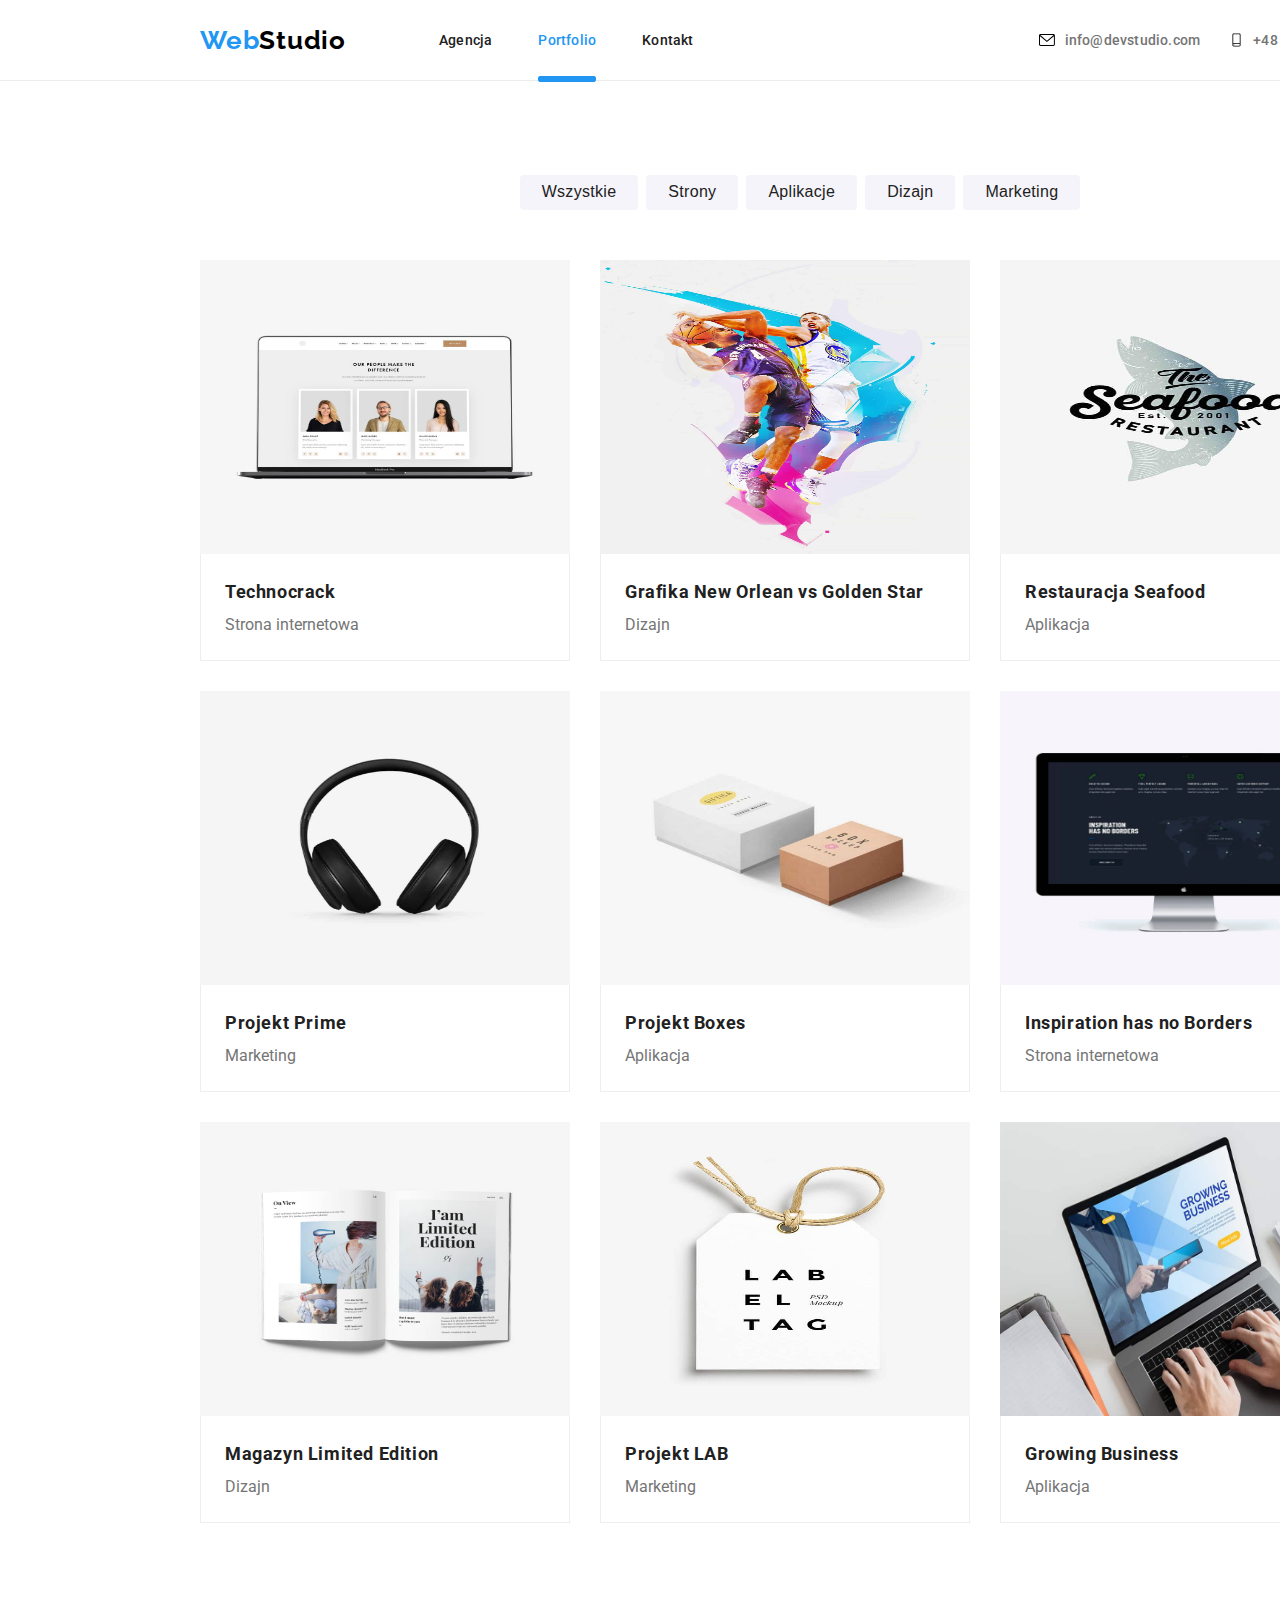
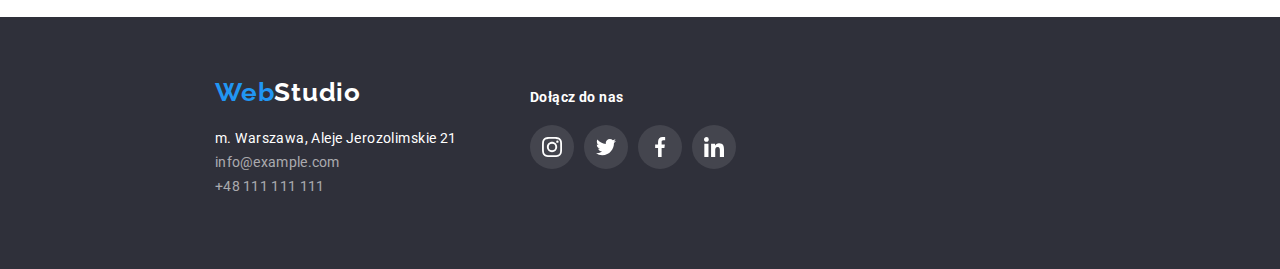
<file: portfolio.html>
<!DOCTYPE html>
<html lang="en">
  <head>
    <meta charset="UTF-8" />
    <meta http-equiv="X-UA-Compatible" content="IE=edge" />
    <meta name="viewport" content="width=device-width, initial-scale=1.0" />
    <link rel="preconnect" href="https://fonts.googleapis.com" />
    <link rel="preconnect" href="https://fonts.gstatic.com" crossorigin />
    <link
      href="https://fonts.googleapis.com/css2?family=Raleway:wght@700&family=Roboto:wght@400;500;700;900&display=swap"
      rel="stylesheet"
    />
    <link
      rel="stylesheet"
      href="https://cdnjs.cloudflare.com/ajax/libs/modern-normalize/1.1.0/modern-normalize.min.css"
      integrity="sha512-wpPYUAdjBVSE4KJnH1VR1HeZfpl1ub8YT/NKx4PuQ5NmX2tKuGu6U/JRp5y+Y8XG2tV+wKQpNHVUX03MfMFn9Q=="
      crossorigin="anonymous"
      referrerpolicy="no-referrer"
    />
    <link rel="stylesheet" href="css/style.css" />
    <title>Document</title>
  </head>
  <body>
    <header>
      <div class="container">
        <div class="header">
          <a class="link logo" href="/goit-markup-hw-05/"
            ><span class="logo-first">Web</span>
            <span class="logo-secondary">Studio</span></a
          >
          <nav class="navigation">
            <ul class="header1">
              <li class="agencja">
                <a class="link" href="/goit-markup-hw-05/index.html"
                  >Agencja</a
                >
              </li>
              <li class="portfolio"><div class="now">
                <a
                  class="link now-1"
                  href="/goit-markup-hw-05/portfolio.html"
                  >Portfolio</a
                ></div>
              </li>
              <li class="kontakt"><a class="link" href="#">Kontakt</a></li>
            </ul>
          </nav>
          <ul class="contact-nav header2">
            <li class="mail">
              <a
                class="link-addres icon-mail"
                href="mailto:info@devstudio.com"
                ><svg width="16px" height="12px">
                  <use href="images/icons.svg#icon-envelope-1"></use>
                </svg>
                info@devstudio.com</a
              >
            </li>
            <li>
              <a class="link-addres icon-mail" href="tel:+48111111111">
                <svg width="13px" height="16px">
                  <use href="images/icons.svg#icon-smartphone"></use>
                </svg>
                +48 111 111 111</a
              >
            </li>
          </ul>
        </div>
      </div>
    </header>
    <main>
      <section class="section">
        <div class="container">
          <ul class="buttons">
            <li class="all">
              <button class="button" type="button">Wszystkie</button>
            </li>
            <li class="all">
              <button class="button" type="button">Strony</button>
            </li>
            <li class="all">
              <button class="button" type="button">Aplikacje</button>
            </li>
            <li class="all">
              <button class="button" type="button">Dizajn</button>
            </li>
            <li><button class="button" type="button">Marketing</button></li>
          </ul>
          <ul class="product-list">
            <li>
              <div class="product-img">
                <div class="product-bgn">
                <img
                  src="images/img-p1.jpg"
                  alt="Zdjęcie ekranu laptopa z trzema członkami zespołu"
                  width="370"
                  height="294"
                />
                <p class="product-description">Technocrack jest popularną platformą wykorzystywaną do rozpowszechniania koronawirusa. Firmy wykorzystują tę platformę do celów szpiegowskich i ataków na niezabezpieczone serwery konkurencji</p>
                </div>
                <div class="project">
                  <h3 class="definition-project">Technocrack</h3>
                  <p class="description-project">Strona internetowa</p>
                </div>
              </div>
            </li>
            <li>
              <div class="product-img"> <div class="product-bgn">
                <img
                  src="images/img-p2.jpg"
                  alt="Dwóch koszykarzy podczas akcji jeden z new orleans drugi z golden stars"
                  width="370"
                  height="294"
                /><p class="product-description">Technocrack jest popularną platformą wykorzystywaną do rozpowszechniania koronawirusa. Firmy wykorzystują tę platformę do celów szpiegowskich i ataków na niezabezpieczone serwery konkurencji</p>
                </div>
                <div class="project">
                  <h3 class="definition-project">
                    Grafika New Orlean vs Golden Star
                  </h3>
                  <p class="description-project">Dizajn</p>
                </div>
              </div>
            </li>
            <li>
              <div class="product-img">
                 <div class="product-bgn">
                <img
                  src="images/img-p3.jpg"
                  alt="Logo restauracji Seafood"
                  width="370"
                  height="294"
                /><p class="product-description">Technocrack jest popularną platformą wykorzystywaną do rozpowszechniania koronawirusa. Firmy wykorzystują tę platformę do celów szpiegowskich i ataków na niezabezpieczone serwery konkurencji</p>
                </div>
                <div class="project">
                  <h3 class="definition-project">Restauracja Seafood</h3>
                  <p class="description-project">Aplikacja</p>
                </div>
              </div>
            </li>
            <li>
              <div class="product-img"> <div class="product-bgn">
                <img
                  src="images/img-p4.jpg"
                  alt="zdjęcie czarnych słuchawek nausznych"
                  width="370"
                  height="294"
                /><p class="product-description">Technocrack jest popularną platformą wykorzystywaną do rozpowszechniania koronawirusa. Firmy wykorzystują tę platformę do celów szpiegowskich i ataków na niezabezpieczone serwery konkurencji</p>
                </div>
                <div class="project">
                  <h3 class="definition-project">Projekt Prime</h3>
                  <p class="description-project">Marketing</p>
                </div>
              </div>
            </li>
            <li>
              <div class="product-img"> <div class="product-bgn">
                <img
                  src="images/img-p5.jpg"
                  alt="Zdjęcie dwóch pudełek jedno większe drugie mniejsze "
                  width="370"
                  height="294"
                /><p class="product-description">Technocrack jest popularną platformą wykorzystywaną do rozpowszechniania koronawirusa. Firmy wykorzystują tę platformę do celów szpiegowskich i ataków na niezabezpieczone serwery konkurencji</p>
                </div>
                <div class="project">
                  <h3 class="definition-project">Projekt Boxes</h3>
                  <p class="description-project">Aplikacja</p>
                </div>
              </div>
            </li>
            <li>
              <div class="product-img"> <div class="product-bgn">
                <img
                  src="images/img-p6.jpg"
                  alt="Zdjęcie monitora z mapą świata"
                  width="370"
                  height="294"
                /><p class="product-description">Technocrack jest popularną platformą wykorzystywaną do rozpowszechniania koronawirusa. Firmy wykorzystują tę platformę do celów szpiegowskich i ataków na niezabezpieczone serwery konkurencji</p>
                </div>
                <div class="project">
                  <h3 class="definition-project">Inspiration has no Borders</h3>
                  <p class="description-project">Strona internetowa</p>
                </div>
              </div>
            </li>
            <li>
              <div class="product-img"> <div class="product-bgn">
                <img
                  src="images/img-p7.jpg"
                  alt="Strona magazynu Limited Edition"
                  width="370"
                  height="294"
                /><p class="product-description">Technocrack jest popularną platformą wykorzystywaną do rozpowszechniania koronawirusa. Firmy wykorzystują tę platformę do celów szpiegowskich i ataków na niezabezpieczone serwery konkurencji</p>
                </div>
                <div class="project">
                  <h3 class="definition-project">Magazyn Limited Edition</h3>
                  <p class="description-project">Dizajn</p>
                </div>
              </div>
            </li>
            <li>
              <div class="product-img"> <div class="product-bgn">
                <img
                  src="images/img-p8.jpg"
                  alt="metka projektu Lab"
                  width="370"
                  height="294"
                /><p class="product-description">Technocrack jest popularną platformą wykorzystywaną do rozpowszechniania koronawirusa. Firmy wykorzystują tę platformę do celów szpiegowskich i ataków na niezabezpieczone serwery konkurencji</p>
                </div>
                <div class="project">
                  <h3 class="definition-project">Projekt LAB</h3>
                  <p class="description-project">Marketing</p>
                </div>
              </div>
            </li>
            <li>
              <div class="product-img"> <div class="product-bgn">
                <img
                  src="images/img-p9.jpg"
                  alt="Osoba pisze na laptopie z napisem Growing Business"
                  width="370"
                  height="294"
                /><p class="product-description">Technocrack jest popularną platformą wykorzystywaną do rozpowszechniania koronawirusa. Firmy wykorzystują tę platformę do celów szpiegowskich i ataków na niezabezpieczone serwery konkurencji</p>
                </div>
                <div class="project">
                  <h3 class="definition-project">Growing Business</h3>
                  <p class="description-project">Aplikacja</p>
                </div>
              </div>
            </li>
          </ul>
        </div>
      </section>
    </main>
    <footer>
      <div class="container footer">
        <div class="footer-addres">
          <a class="link logo logo-footer" href="/goit-markup-hw-05/index.html"
            ><span class="logo-first">Web</span>
            <span class="logo-three">Studio</span></a
          >
          <address class="address">
            <ul>
              <li class="adress">
                <a
                  class="link-maps-footer"
                  href="https://goo.gl/maps/fLmyk69SCmsMV5tU6"
                  target="_blank"
                  >m. Warszawa, Aleje Jerozolimskie 21</a
                >
              </li>
              <li class="adress">
                <a class="link-addres-footer" href="mailto:info@example.com"
                  >info@example.com</a
                >
              </li>
              <li class="adress">
                <a class="link-addres-footer tel" href="tel:+48111111111"
                  >+48 111 111 111</a
                >
              </li>
            </ul>
          </address>
        </div>
        <div>
          <h3 class="come-to-us-head">Dołącz do nas</h3>
          <ul class="icons-list-footer">
            <li>
              <a href="" class="social-icon-footer">
                <svg width="20px" height="20px">
                  <use href=images/icons.svg#icon-instagram-2></use>
                </svg>
              </a>
            </li>
            <li>
              <a href="" class="social-icon-footer">
                <svg width="20px" height="20px">
                  <use href="images/icons.svg#icon-twitter-1"></use>
                </svg>
              </a>
            </li>
            <li>
              <a href="" class="social-icon-footer">
                <svg width="20px" height="20px">
                  <use href="images/icons.svg#icon-facebook-1"></use>
                </svg>
              </a>
            </li>
            <li>
              <a href="" class="social-icon-footer">
                <svg width="20px" height="20px">
                  <use href="images/icons.svg#icon-linkedin-1"></use>
                </svg>
              </a>
            </li>
          </ul>
        </div>
      </div>
    </footer>
  </body>
</html>
</file>
<file: css/style.css>
:root {
  --brand-color: #212121;
  --active-color: #2196f3;
  --description-color: #757575;
}

body {
  font-family: "Roboto", "sans-serif";
  color: var(--brand-color);
  width: 1600px;
  margin: 0 auto;
}
* {
  padding: 0;
  margin: 0;
}
.container {
  margin: 0 auto;
  max-width: 1200px;
  width: 100%;
  padding: 0 15px;
}
.link {
  color: var(--brand-color);
  border: none;
  line-height: 1.17;
  display: flex;

}
.button {
  color: var(--brand-color);
  border: none;
  background-color: #f5f4fa;
  cursor: pointer;
  font-weight: 500;
  line-height: 1.39;
  letter-spacing: 0.3px;
  font-size: 16px;
  padding: 6px 22px 6px 22px;
  border-bottom-left-radius: 4px;
  border-bottom-right-radius: 4px;
  border-top-left-radius: 4px;
  border-top-right-radius: 4px;
}
.link-addres {
  display: flex;
  align-items: center;
  color: var(--description-color);
  line-height: 1.17;
}

.link-addres-footer {
  color: rgba(255, 255, 255, 0.6);
  font-size: 14px;
  line-height: 1.71;
  letter-spacing: 0.3px;
}
.link-maps-footer {
  color: #ffffff;
  font-size: 14px;
  line-height: 1.71;
  letter-spacing: 0.03em;
}
.button:hover,
.button:focus {
  background-color: var(--active-color);
  color: #ffffff;
  border: none;
  box-shadow: 0px 2px 2px rgba(0, 0, 0, 0.12), 0px 1px 2px rgba(0, 0, 0, 0.08);
  0px 3px 1px rgba(0, 0, 0, 0.1);
  transition-duration: 250ms;
  transition-timing-function: cubic-bezier(0.4, 0, 0.2, 1);
}

.link:hover,
.link:focus,
.link-addres:hover,
.link-addres:focus,
.link-addres-footer:hover,
.link-addres-footer:focus,
.link-maps-footer:hover,
.link-maps-footer:focus {
  color: var(--active-color);
  transition-duration: 250ms;
  transition-timing-function: cubic-bezier(0.4, 0, 0.2, 1);
}
.now::after{
  content: "";
  position: absolute;
  width: 56px;
  height: 4px;
  border: 1px solid rgba(33, 150, 243, 1);
  border-radius: 2px;
  background-color: var(--active-color);
  margin-top: 28px;
}
.now-1{
  color: var(--active-color);
}
a {
  text-decoration: none;
}
ul {
  list-style: none;
}
.logo-first {
  color: var(--active-color);
  line-height: 1.17;
}
.logo-secondary {
  color: #000000;
  line-height: 1.17;
}
.logo-three {
  color: #ffffff;
  line-height: 1.17;
}
.logo {
  display: flex;
  font-family: "Raleway";
  font-weight: 700;
  font-size: 26px;
  letter-spacing: 0.03em;
  line-height: 1.17;
}
.description {
  color: var(--description-color);
  font-size: 14px;
  line-height: 1.71;
  letter-spacing: 0.3px;
  padding-bottom: 0;
}
.navigation {
  font-weight: 500;
  font-size: 14px;
  color: var(--brand-color);
  letter-spacing: 0.2px;
  line-height: 1.74;
}
.contact-nav {
  font-weight: 500;
  font-size: 14px;
  letter-spacing: 0.2px;
  line-height: 1.17;
}
.title {
  font-weight: 900;
  font-size: 44px;
  line-height: 1.37;
  letter-spacing: 0.06em;
  text-align: center;
  color: #ffffff;
  width: 696px;
  margin-bottom: 30px;
}
.button-order {
  font-weight: 700;
  font-size: 16px;
  letter-spacing: 0.6px;
  cursor: pointer;
  color: #ffffff;
  line-height: 1.875;
  background-color: var(--active-color);
  padding: 10px 41px 10px 42px;
  border: none;
  border-radius: 4px;
  box-shadow: 0px 4px 4px rgba(0, 0, 0, 0.15);
}

.title-background {
  background: linear-gradient(
      to top,
      rgba(47, 48, 58, 0.4),
      rgba(47, 48, 58, 0.4)
    ),
    url(/goit-markup-hw-05/images/img-background.jpeg);

  display: flex;
  flex-flow: column;
  align-items: center;
  padding: 200px 0;
}

.definition {
  font-weight: 700;
  font-size: 14px;
  letter-spacing: 0.3px;
  line-height: 1.17;
  margin-bottom: 10px;
}
.what-we-do,
.our-team,
.our-clients {
  font-weight: 700;
  font-size: 36px;
  text-align: center;
  letter-spacing: 0.3px;
  line-height: 1.17;
  padding-bottom: 50px;
}
.team {
  background-color: #f5f4fa;
}
.member-of-team {
  font-weight: 500;
  color: var(--brand-color);
  letter-spacing: 0.3px;
  line-height: 1.19;
  text-align: center;
  padding: 30px 0 10px;
}
.description-team {
  color: var(--description-color);
  letter-spacing: 0.3px;
  line-height: 1.17;
  text-align: center;
}
footer {
  background-color: #2f303a;
}
address {
  font-style: normal;
}
.definition-project {
  font-weight: 700;
  font-size: 18px;
  line-height: 2;
  letter-spacing: 0.6px;
}
.description-project {
  color: var(--description-color);
  line-height: 1.875;
}
.project {
  padding: 20px 24px;
  border-left: 1px solid #eeeeee;
  border-bottom: 1px solid #eeeeee;
  border-right: 1px solid #eeeeee;
}

.header {
  display: flex;
  align-items: center;
  max-width: 1200px;
  padding: 25px 0;
}
header {
  border-bottom: 1px solid #ececec;
}
.header1 {
  display: flex;
}

.header2 {
  display: flex;
}

.agencja {
  padding: 0px 46px 0px 93px;
  position: relative;
}
.portfolio {
  padding: 0px 46px 0px 0px;
}
.kontakt {
  padding-right: 345px;
}
.mail {
  padding-right: 30px;
  display: flex;
  line-height: 1.17;
  color: var(--description-color);
}

.section {
  padding: 94px;
}
.description-list-element {
  flex-basis: calc((100%-3 * 30px) / 4);
}
.description-list {
  display: flex;
  column-gap: 30px;
}
.what-we-doing {
  padding: 0 15px;
  display: flex;
  gap: 30px;
}
.what-we-doing-img {
  position: relative;
  overflow: hidden;
  flex-basis: calc((100%-2 * 30px) / 3);
}
.what-we-doing-img > .what-we-do-description{
  position: absolute;
}
 .what-we-do-description{
  font-weight: 700;
  font-size: 14px;
  line-height: 1.17;
  letter-spacing: 0.03em;
  display: flex;
  align-items: center;
  justify-content: center;
  color: #ffffff;
  background-color: rgba(47, 48, 58, 0.8);
  height: 70px;
  width: 370px;
 bottom: 0;
}

.our-team-list {
  display: flex;
  padding: 0px 15px;
  gap: 30px;
}

.team-img {
  background-color: #ffffff;
  box-shadow: 0px 1px 2px rgba(0, 0, 0, 0.2), 0px 1px 1px rgba(0, 0, 0, 0.14),
    0px 3px 1px rgba(0, 0, 0, 0.12);
  border-bottom-right-radius: 4px;
  border-bottom-left-radius: 4px;
}
.logo-footer {
  padding: 60px 171px 20px 15px;
}
.buttons {
  display: flex;
  padding: 0 8px 50px;
  justify-content: center;
}
.all {
  padding-right: 8px;
}
.product-list {
  display: flex;
  flex-wrap: wrap;
  gap: 30px;
}
.product-img {
  flex-basis: calc((100%-2 * 30px) / 3);
}
.product-img:hover {
  cursor: pointer;
  box-shadow: 1px 4px 6px 0px #00000016, 0px 0px 4px 0px #00000006,
    0px 1px 1px 0px #00000012;
     transition-duration: 250ms;
  transition-timing-function: cubic-bezier(0.4, 0, 0.2, 1);
}
.adress {
  display: flex;
  flex-direction: column;
}

img {
  display: block;
}
.address {
  padding: 0 0 60px 15px;
}
.fix {
  padding-bottom: 0;
}

.icon-mail > svg {
  display: flex;
  margin-right: 10px;
  line-height: 1.17;
}
.icon-mail:hover,
.icon-mail:focus {
  fill: var(--active-color);
   transition-duration: 250ms;
  transition-timing-function: cubic-bezier(0.4, 0, 0.2, 1);
}
.icon-lorem {
  display: flex;
  column-gap: 30px;
  padding-bottom: 30px;
}

.icon-lorem-background {
  width: 270px;
  height: 120px;
  background-color: #f5f4fa;
  padding: 25px 100px;
}
.icon-socials {
  display: flex;
  padding: 16px 32px 18px;
  justify-content: space-around;
}
.icon-socials-a {
  display: flex;
  padding: 12px;
  fill: #afb1b8;
  border: 0px;
  border-radius: 50%;
}
.icon-socials-a:focus,
.icon-socials-a:hover {
  background-color: var(--active-color);
  fill: #ffffff;
  cursor: pointer;
   transition-duration: 250ms;
  transition-timing-function: cubic-bezier(0.4, 0, 0.2, 1);
}
.our-clients-members {
  display: flex;
  align-items: center;
  column-gap: 30px;
}
.clients-icon {
  fill: #afb1b8;
  display: flex;
  padding: 16px 32px;
   border: 1px solid #afb1b8;
    border-radius: 4px;
}
.clients-icon-background {
  width: 170px;
 
}
.clients-icon:hover,
.clients-icon:focus {
  fill: var(--active-color);
  border-color: var(--active-color);
  cursor: pointer;
   transition-duration: 250ms;
  transition-timing-function: cubic-bezier(0.4, 0, 0.2, 1);
}
.come-to-us-head {
  font-size: 14px;
  font-weight: 700;
  letter-spacing: 0.03em;
  line-height: 1.17;
  color: #ffffff;
  padding: 72px 648px 20px 70px;
}
.footer {
  display: flex;
}
.footer-addres {
  max-width: 260px;
}
.social-icon-footer {
  display: flex;
  padding: 12px;
  margin-right: 10px;
  fill: #ffffff;
  border-radius: 50%;
  background-color: rgba(255, 255, 255, 0.1);
}
.icons-list-footer {
  display: flex;
  justify-content: space-between;
  padding: 0 648px 100px 70px;
}
.social-icon-footer:hover,
.social-icon-footer:focus {
  background-color: var(--active-color);
  fill: #ffffff;
  cursor: pointer;
   transition-duration: 250ms;
  transition-timing-function: cubic-bezier(0.4, 0, 0.2, 1);
}

.backdrop{
  transition: visibility 0.4s linear, opacity 0.4s linear;
  position: absolute;
  top: 0;
  left: 0;
  width: 100%;
  height: 100%;
  background: rgba(0, 0, 0, 0.2);
}
.is-hidden {
  visibility: hidden;
  opacity: 0;
  pointer-events: none;
}
.modal{
  transition: transform 0.3s linear;
  position: absolute;
  width: 528px;
  height:581px;
  background: rgba(255, 255, 255, 1);
  border-radius: 4px;
  top: 50%;
  left: 50%;
  transform: translate(-50%, -50%) scale(1);
  display: flex;
flex-direction: row-reverse;
  align-items: baseline;
}
.modal-close {
  display: flex;
  cursor:pointer;
  align-items: center;
  justify-content: center;
  width: 30px;
  height: 30px;
    margin: 7px 8px 0 0;
   border: 1px solid rgba(0, 0, 0, 0.2);
    border-radius: 50%;
    background-color: rgba(255, 255, 255, 1);
}
.modal-close:hover{
    fill: var(--active-color);
    border-color: var(--active-color);
}

.is-hidden .modal{
   transform: translate(-50%, -50%) scale(0)
}
.product-bgn{
  position: relative;
  overflow: hidden;
}
.product-description {
  font-size: 18px;
  letter-spacing: 0.03em;
  line-height: 1.56;
  padding: 49px 45px 49px 24px;
  margin: 0;
  left: 0;
  right: 0;
  top: 0;
  bottom: 0;
  color: rgba(255, 255, 255, 1);
  position: absolute;
  background: rgba(33, 150, 243, 0.9);
 transform: translateY(100%);
}
.product-img:hover .product-description{
  transform: translateY(0%);
       transition-duration: 250ms;
  transition-timing-function: cubic-bezier(0.4, 0, 0.2, 1);
}
</file>
